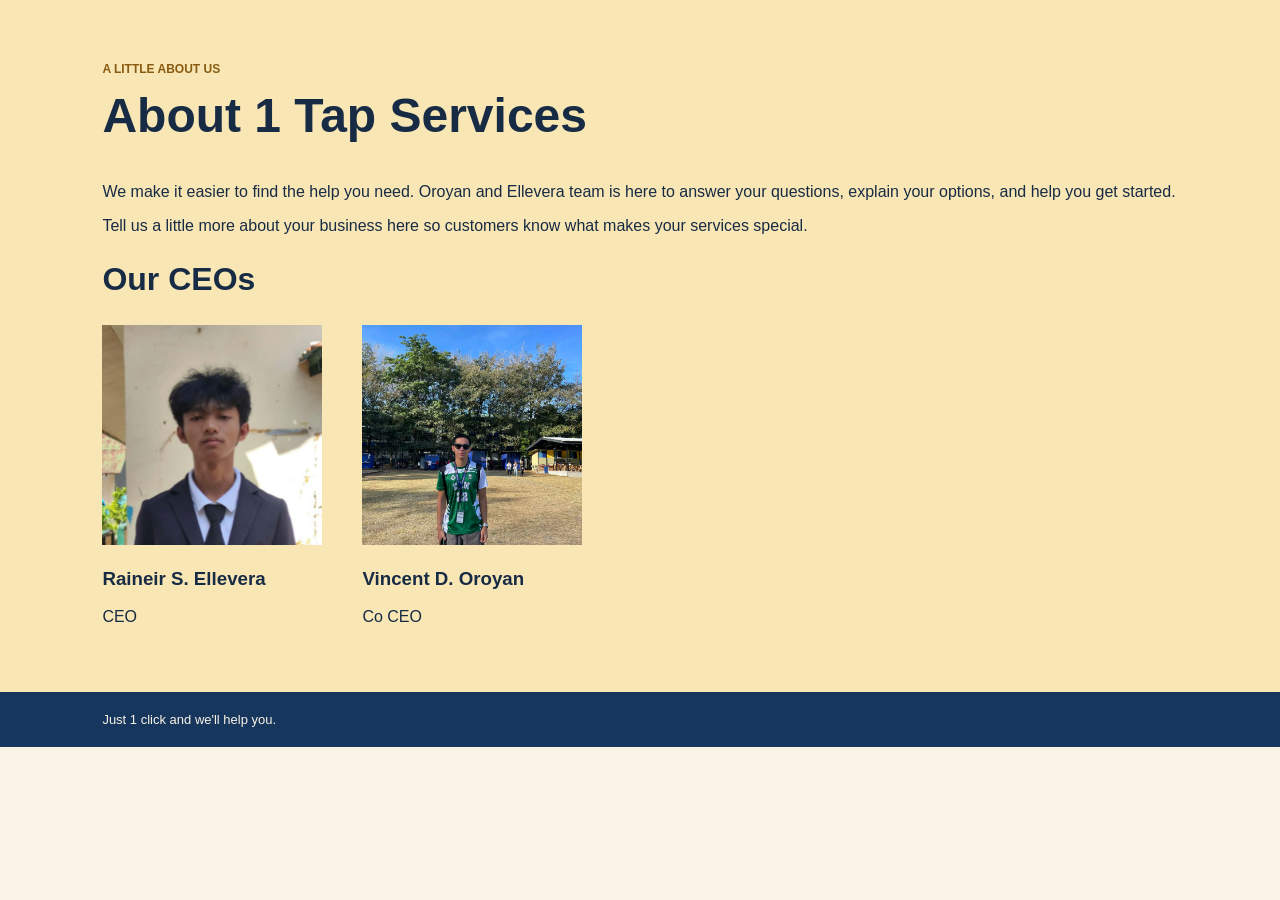
<file: about.html>
<!doctype html>
<html>
  <head>
    <meta charset="UTF-8">
    <meta name="viewport" content="width=device-width, initial-scale=1.0">
    <link rel="icon" href="images/Blue One Tap Icon.png" sizes="any">
    <title>About - 1TapServices</title>
    <link rel="stylesheet" href="styles.css" />
  </head>
  <body>

    <section class="section yellow">
      <p class="small-title">A little about us</p>
      <h1>About 1 Tap Services</h1>
      <p>
        We make it easier to find the help you need. Oroyan and Ellevera team is
        here to answer your questions, explain your options, and help you get
        started.
      </p>
      <p>
        Tell us a little more about your business here so customers know what
        makes your services special.
      </p>

      <h2>Our CEOs</h2>
      <div class="ceos">
        <div class="ceo">
          <img src="images/Rain.jpg" alt="Raineir S. Ellevera, CEO" />
          <h3>Raineir S. Ellevera</h3>
          <p>CEO</p>
        </div>

        <div class="ceo">
          <img src="images/Vince.jpg" alt="Vincent D. Oroyan, Co CEO" />
          <h3>Vincent D. Oroyan</h3>
          <p>Co CEO</p>
        </div>
      </div>
    </section>

    <footer>
      <p>Just 1 click and we'll help you.</p>
    </footer>
  </body>
</html>
</file>
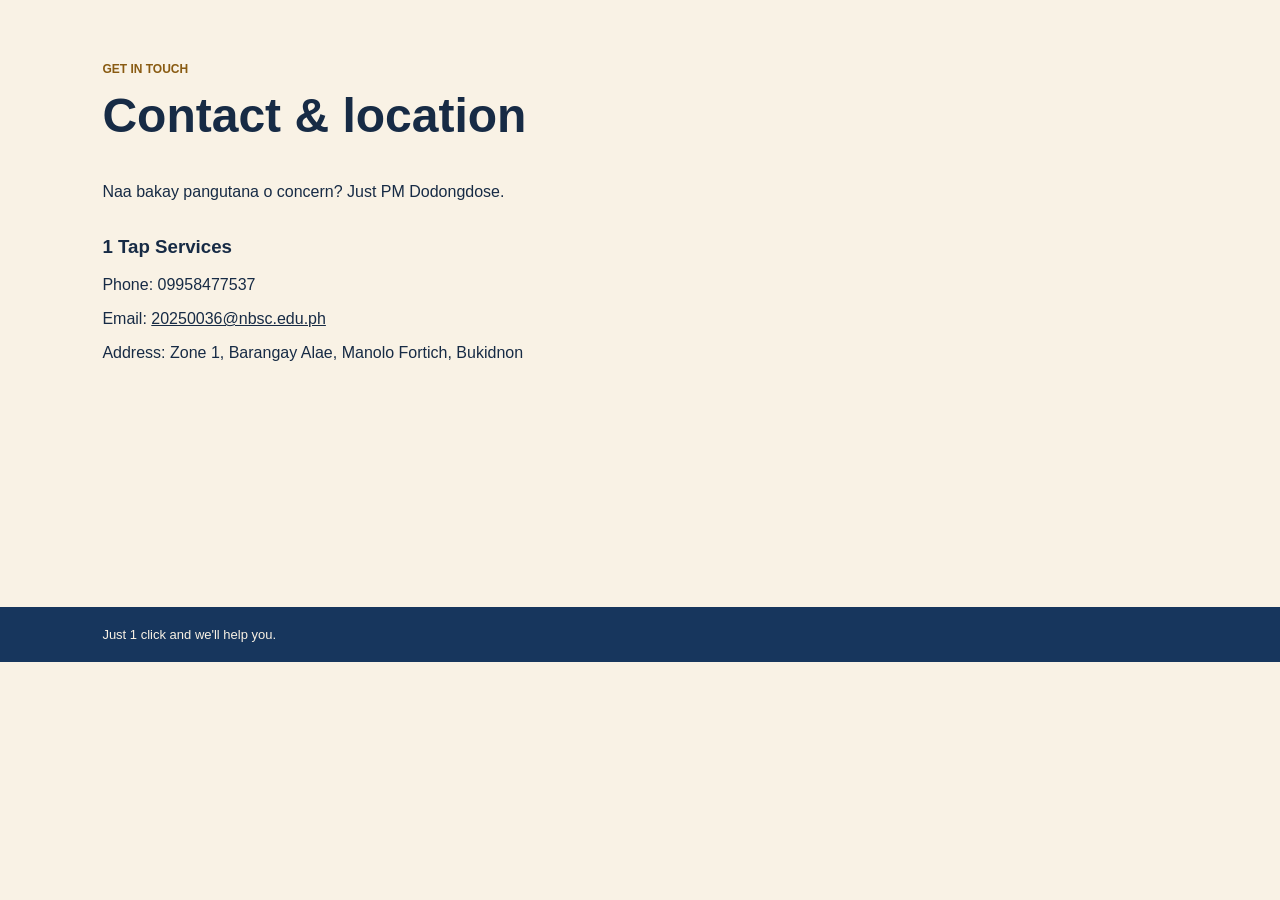
<file: contact.html>
<!doctype html>
<html>
  <head>
    <meta charset="UTF-8">
    <meta name="viewport" content="width=device-width, initial-scale=1.0">
    <link rel="icon" href="images/Blue One Tap Icon.png" sizes="any">
    <title>Contact - 1TapServices</title>
    <link rel="stylesheet" href="styles.css" />
  </head>
  <body>

    <section class="section white">
      <p class="small-title">Get in touch</p>
      <h1>Contact &amp; location</h1>
      <p>Naa bakay pangutana o concern? Just PM Dodongdose.</p>

      <div class="contact">
        <div class="contact-info">
          <h3>1 Tap Services</h3>
          <p>Phone: 09958477537</p>
          <p>
            Email:
            <a href="mailto:20250036@nbsc.edu.ph">20250036@nbsc.edu.ph</a>
          </p>
          <p>Address: Zone 1, Barangay Alae, Manolo Fortich, Bukidnon</p>
        </div>

        <iframe
          class="map"
          title="Map of Barangay Alae, Manolo Fortich, Bukidnon"
          src="https://maps.google.com/maps?q=Barangay%20Alae%2C%20Manolo%20Fortich%2C%20Bukidnon%2C%20Philippines&z=14&output=embed"
        ></iframe>
      </div>
    </section>

    <footer>
      <p>Just 1 click and we'll help you.</p>
    </footer>
  </body>
</html>
</file>
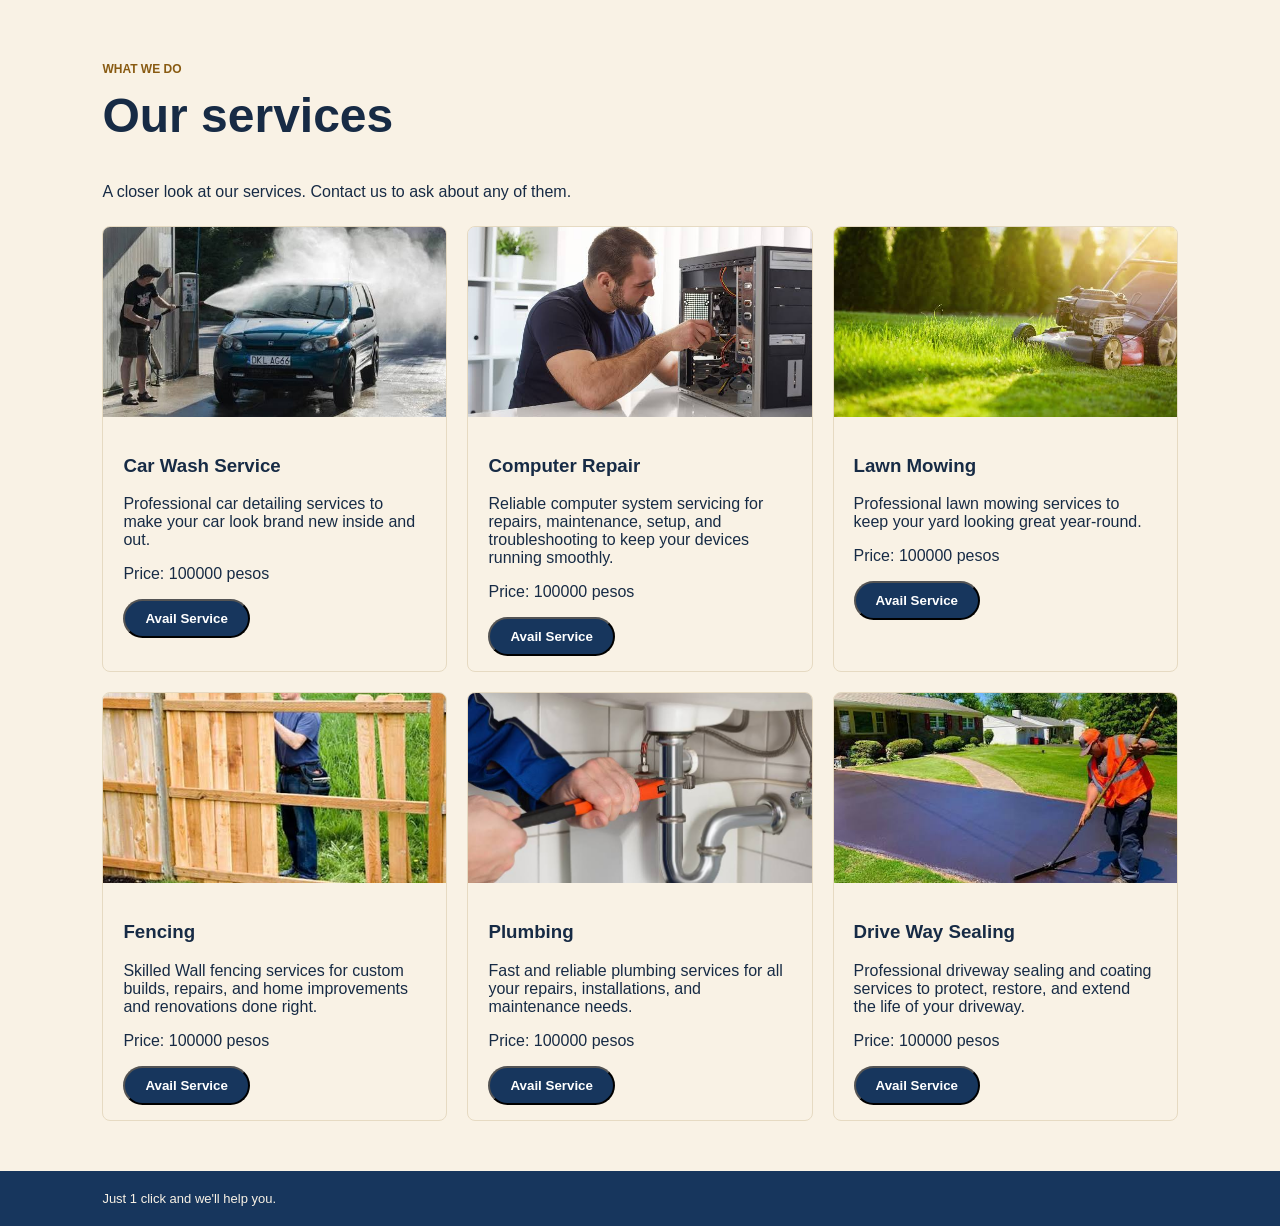
<file: services.html>
<!doctype html>
<html>
  <head>
    <meta charset="UTF-8">
    <meta name="viewport" content="width=device-width, initial-scale=1.0">
    <link rel="icon" href="images/Blue One Tap Icon.png" sizes="any">
    <title>Services - 1TapServices</title>
    <link rel="stylesheet" href="styles.css" />
  </head>
  <body>

    <section class="section white">
      <p class="small-title">What we do</p>
      <h1>Our services</h1>
      <p>A closer look at our services. Contact us to ask about any of them.</p>

      <div class="cards">
        <div class="card">
          <img src="images/carwash.jpg" alt="Car wash service" />
          <div class="card-text">
            <h3>Car Wash Service</h3>
            <p>
              Professional car detailing services to make your car look brand
              new inside and out.
            </p>
            <p>Price: 100000 pesos</p>
           <button class="price">Avail Service</button>
          </div>
        </div>

        <div class="card">
          <img src="images/computer.jpg" alt="Computer repair service" />
          <div class="card-text">
            <h3>Computer Repair</h3>
            <p>
              Reliable computer system servicing for repairs, maintenance,
              setup, and troubleshooting to keep your devices running smoothly.
            </p>
            <p>Price: 100000 pesos</p>
           <button class="price">Avail Service</button>
          </div>
        </div>

        <div class="card">
          <img src="images/mowing.jpg" alt="Lawn mowing service" />
          <div class="card-text">
            <h3>Lawn Mowing</h3>
            <p>
              Professional lawn mowing services to keep your yard looking great
              year-round.
            </p>
            <p>Price: 100000 pesos</p>
          <button class="price">Avail Service</button>
          </div>
        </div>

        <div class="card">
          <img src="images/fencing.jpg" alt="Fencing service" />
          <div class="card-text">
            <h3>Fencing</h3>
            <p>
              Skilled Wall fencing services for custom builds, repairs, and home
              improvements and renovations done right.
            </p>
            <p>Price: 100000 pesos</p>
           <button class="price">Avail Service</button>
          </div>
        </div>

        <div class="card">
          <img src="images/plumbing.jpg" alt="Plumbing service" />
          <div class="card-text">
            <h3>Plumbing</h3>
            <p>
              Fast and reliable plumbing services for all your repairs,
              installations, and maintenance needs.
            </p>
            <p>Price: 100000 pesos</p>
           <button class="price">Avail Service</button>
          </div>
        </div>

        <div class="card">
          <img src="images/sealing.jpg" alt="Driveway sealing service" />
          <div class="card-text">
            <h3>Drive Way Sealing</h3>
            <p>
              Professional driveway sealing and coating services to protect,
              restore, and extend the life of your driveway.
            </p>
            <p>Price: 100000 pesos</p>
           <button class="price">Avail Service</button>
          </div>
        </div>
      </div>
    </section>

    <footer>
      <p>Just 1 click and we'll help you.</p>
    </footer>
  </body>
</html>
</file>
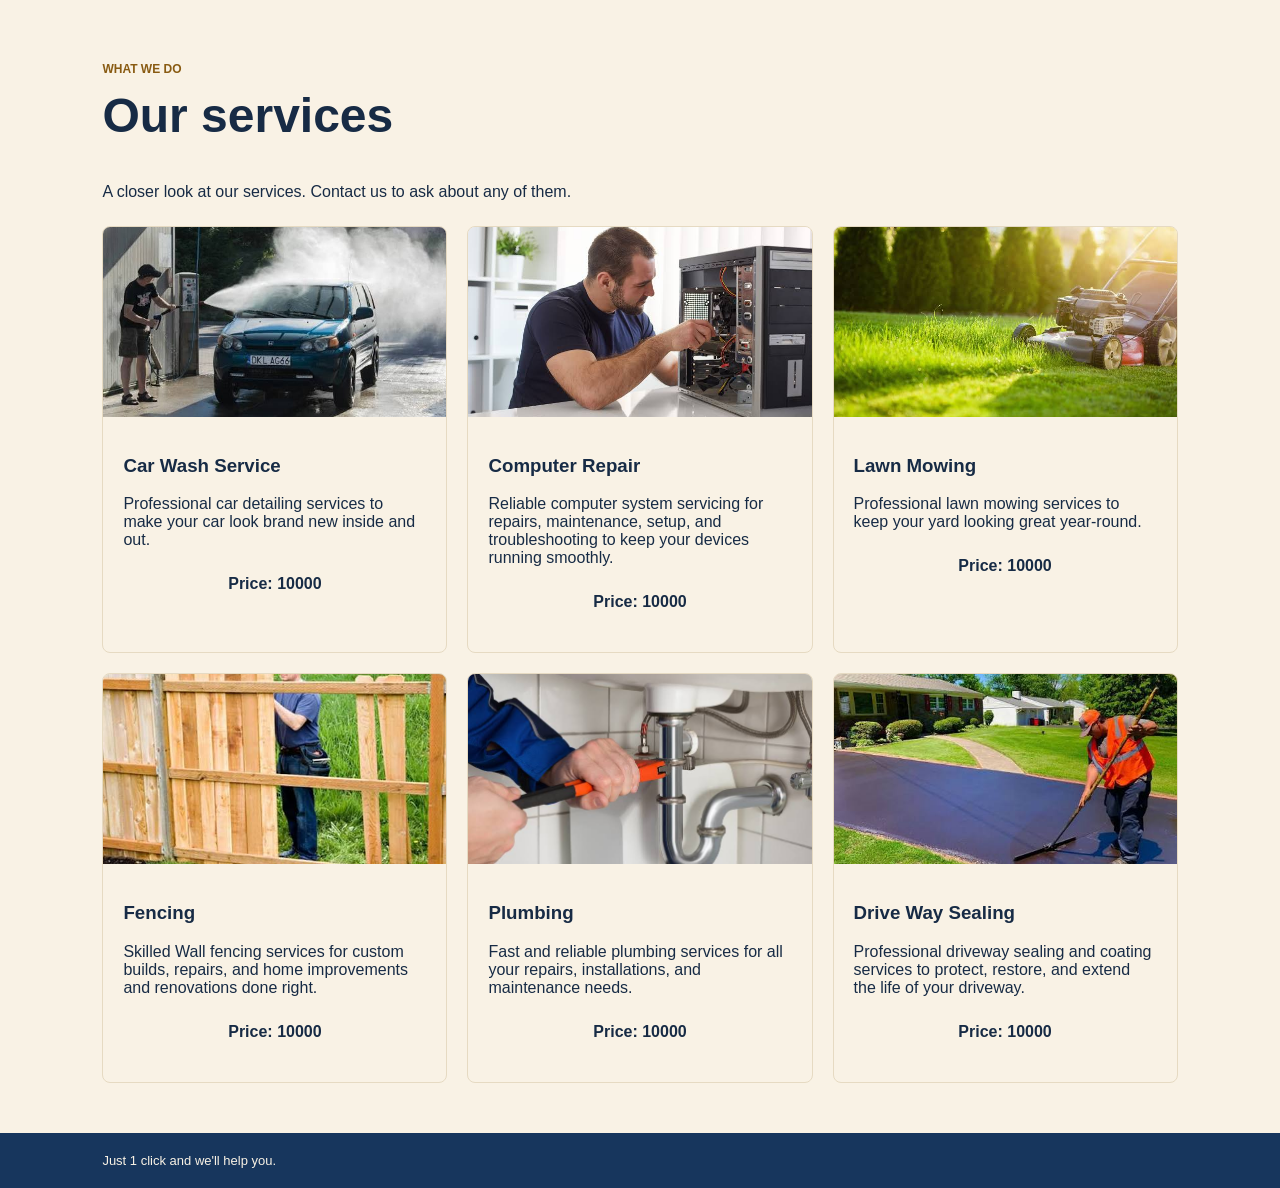
<file: 1TapServices-main/services.html>
<!doctype html>
<html>
  <head>
    <meta charset="UTF-8">
    <meta name="viewport" content="width=device-width, initial-scale=1.0">
    <link rel="icon" href="images/Blue One Tap Icon.png" sizes="any">
    <title>Services - 1TapServices</title>
    <link rel="stylesheet" href="styles.css" />
  </head>
  <body>

    <section class="section white">
      <p class="small-title">What we do</p>
      <h1>Our services</h1>
      <p>A closer look at our services. Contact us to ask about any of them.</p>

      <div class="cards">
        <div class="card">
          <img src="images/carwash.jpg" alt="Car wash service" />
          <div class="card-text">
            <h3>Car Wash Service</h3>
            <p>
              Professional car detailing services to make your car look brand
              new inside and out.
            </p>
            <p class="price">Price: 10000</p>
          </div>
        </div>

        <div class="card">
          <img src="images/computer.jpg" alt="Computer repair service" />
          <div class="card-text">
            <h3>Computer Repair</h3>
            <p>
              Reliable computer system servicing for repairs, maintenance,
              setup, and troubleshooting to keep your devices running smoothly.
            </p>
            <p class="price">Price: 10000</p>
          </div>
        </div>

        <div class="card">
          <img src="images/mowing.jpg" alt="Lawn mowing service" />
          <div class="card-text">
            <h3>Lawn Mowing</h3>
            <p>
              Professional lawn mowing services to keep your yard looking great
              year-round.
            </p>
            <p class="price">Price: 10000</p>
          </div>
        </div>

        <div class="card">
          <img src="images/fencing.jpg" alt="Fencing service" />
          <div class="card-text">
            <h3>Fencing</h3>
            <p>
              Skilled Wall fencing services for custom builds, repairs, and home
              improvements and renovations done right.
            </p>
            <p class="price">Price: 10000</p>
          </div>
        </div>

        <div class="card">
          <img src="images/plumbing.jpg" alt="Plumbing service" />
          <div class="card-text">
            <h3>Plumbing</h3>
            <p>
              Fast and reliable plumbing services for all your repairs,
              installations, and maintenance needs.
            </p>
            <p class="price">Price: 10000</p>
          </div>
        </div>

        <div class="card">
          <img src="images/sealing.jpg" alt="Driveway sealing service" />
          <div class="card-text">
            <h3>Drive Way Sealing</h3>
            <p>
              Professional driveway sealing and coating services to protect,
              restore, and extend the life of your driveway.
            </p>
            <p class="price">Price: 10000</p>
          </div>
        </div>
      </div>
    </section>

    <footer>
      <p>Just 1 click and we'll help you.</p>
    </footer>
  </body>
</html>
</file>
<file: styles.css>
body {
  margin: 0;
  font-family: Arial, sans-serif;
  color: #172b45;
  background: #f9f2e5;
}

a {
  color: inherit;
}

img {
  width: 100%;
}

h1 {
  margin-top: 0;
  font-size: 48px;
}

h2 {
  font-size: 32px;
}

header {
  display: flex;
  justify-content: space-between;
  align-items: center;
  padding: 16px 8%;
  border-bottom: 10px solid #e6dac2;
}

.siteHeader {
  position: sticky;
  top: 0;
  z-index: 1000;
  display: flex;
  align-items: center;
  justify-content: space-between;
  gap: 24px;
  padding: 16px 5%;
  background: #ffffff;
  box-shadow: 0 2px 10px rgba(0, 0, 0, 0.08);
}

.brand {
  font-size: 22px;
  font-weight: bold;
  text-decoration: none;
}

.brand:hover{
  transition: 0.5s;
  color: #f2b544;
}

nav a {
  margin-left: 20px;
  font-weight: bold;
  color: #586779;
  text-decoration: none;
}

nav a:hover {
  transform: scale(1.0);
  transition: 0.4s ease-in-out;
  color: #f2b544;
}

nav a.active {
  color: #17365d;
  border-bottom: 3px solid #f2b544;
}

.section {
  padding: 50px 8%;
}

.hero {
  display: flex;
  align-items: center;
  gap: 40px;
  padding: 60px 8%;
}

.hero-text,
.hero-image {
  flex: 1;
}

.hero-image img {
  width: 100%;
  max-width: 100%x;
  height: auto;
  object-fit: contain;
  border: 8px solid #17365d;
}

.small-title {
  font-size: 12px;
  font-weight: bold;
  color: #895b12;
  text-transform: uppercase;
}

.button {
  display: inline-block;
  padding: 12px 20px;
  color: white;
  background: #17365d;
  font-weight: bold;
  border-radius: 20px;
  justify-content: center;
}

.button:hover {
  transform: scale(1.1);
  transition: 0.4s ease-in-out;
}

.navy {
  color: white;
  background: #17365d;
}

.navy .small-title {
  color: #f2b544;
}

.white {
  background: #f9f2e5;
}
.yellow {
  background: #f8e6b4;
}

.cards {
  display: grid;
  grid-template-columns: 1fr 1fr 1fr;
  gap: 20px;
  margin-top: 25px;
}

.card {
  color: #172b45;
  background: #f9f2e5;
  border: 1px solid #e6dac2;
  border-radius: 8px;
  overflow: hidden;
  cursor: pointer;
  transition: all 0.3s ease;
}

.card:hover {
  transform: translateY(-5px);
  box-shadow: 0 5px 15px rgba(0, 0, 0, 0.15);
}

.card img {
  height: 190px;
  object-fit: cover;
}

.card-text {
  padding: 15px 20px;
}

.badge {
  display: inline-block;
  padding: 5px 8px;
  font-size: 12px;
  font-weight: bold;
  color: #17365d;
  background: #f2b544;
}

.price {
  display: inline-block;
  padding: 12px 20px;
  color: white;
  background: #17365d;
  font-weight: bold;
  border-radius: 20px;
  text-align: center;
  padding: 10px 20px;
  cursor: pointer;
}

.price:hover {
  color: #17365d;
  background: #f2b544;
  border: 2px solid #17365d;
  border-radius: 10;
  transform: scale(1.05);
  transition: 0.3s ease-in-out;
}

.ceos,
.contact {
  display: flex;
  gap: 40px;
}

.ceo img {
  width: 220px;
  height: 220px;
  object-fit: cover;
}

.map {
  flex: 2;
  height: 340px;
  border: 0;
}

footer {
  display: flex;
  justify-content: space-between;
  padding: 20px 8%;
  font-size: 13px;
  color: #f9f2e5;
  background: #17365d;
}

footer p {
  margin: 0;
}

@media (max-width: 700px) {
  header,
  .hero,
  .contact,
  .ceos,
  footer {
    flex-direction: column;
  }
  .cards {
    grid-template-columns: 1fr;
  }
}

.responsiveFrame {
    display: block;
    width: 100%;
    height: 100vh;
    border: none;
}

.mainPage{
  margin: 0;
  overflow: hidden;
}
</file>
<file: 1TapServices-main/styles.css>
body {
  margin: 0;
  font-family: Arial, sans-serif;
  color: #172b45;
  background: #f9f2e5;
}

a {
  color: inherit;
}

img {
  width: 100%;
}

h1 {
  margin-top: 0;
  font-size: 48px;
}

h2 {
  font-size: 32px;
}

header {
  display: flex;
  justify-content: space-between;
  align-items: center;
  padding: 16px 8%;
  border-bottom: 10px solid #e6dac2;
}

.siteHeader {
  position: sticky;
  top: 0;
  z-index: 1000;
  display: flex;
  align-items: center;
  justify-content: space-between;
  gap: 24px;
  padding: 16px 5%;
  background: #ffffff;
  box-shadow: 0 2px 10px rgba(0, 0, 0, 0.08);
}

.brand {
  font-size: 22px;
  font-weight: bold;
  text-decoration: none;
}

.brand:hover{
  transition: 0.5s;
  color: #f2b544;
}

nav a {
  margin-left: 20px;
  font-weight: bold;
  color: #586779;
  text-decoration: none;
}

nav a:hover {
  transform: scale(1.0);
  transition: 0.4s ease-in-out;
  color: #f2b544;
}

nav a.active {
  color: #17365d;
  border-bottom: 3px solid #f2b544;
}

.section {
  padding: 50px 8%;
}

.hero {
  display: flex;
  align-items: center;
  gap: 40px;
  padding: 60px 8%;
}

.hero-text,
.hero-image {
  flex: 1;
}

.hero-image img {
  width: 100%;
  max-width: 100%x;
  height: auto;
  object-fit: contain;
  border: 8px solid #17365d;
}

.small-title {
  font-size: 12px;
  font-weight: bold;
  color: #895b12;
  text-transform: uppercase;
}

.button {
  display: inline-block;
  padding: 12px 20px;
  color: white;
  background: #17365d;
  font-weight: bold;
  border-radius: 20px;
  justify-content: center;
}

.button:hover {
  transform: scale(1.1);
  transition: 0.4s ease-in-out;
}

.navy {
  color: white;
  background: #17365d;
}

.navy .small-title {
  color: #f2b544;
}

.white {
  background: #f9f2e5;
}
.yellow {
  background: #f8e6b4;
}

.cards {
  display: grid;
  grid-template-columns: 1fr 1fr 1fr;
  gap: 20px;
  margin-top: 25px;
}

.card {
  color: #172b45;
  background: #f9f2e5;
  border: 1px solid #e6dac2;
  border-radius: 8px;
  overflow: hidden;
  cursor: pointer;
  transition: all 0.3s ease;
}

.card:hover {
  transform: translateY(-5px);
  box-shadow: 0 5px 15px rgba(0, 0, 0, 0.15);
}

.card img {
  height: 190px;
  object-fit: cover;
}

.card-text {
  padding: 15px 20px;
}

.badge {
  display: inline-block;
  padding: 5px 8px;
  font-size: 12px;
  font-weight: bold;
  color: #17365d;
  background: #f2b544;
}

.price {
  font-weight: bold;
  text-align: center;
  padding: 10px 20px;
  cursor: pointer;
}

.price:hover {
  color: #17365d;
  background: #f2b544;
  border: 2px solid #17365d;
  border-radius: 10;
  transform: scale(1.05);
}

.ceos,
.contact {
  display: flex;
  gap: 40px;
}

.ceo img {
  width: 220px;
  height: 220px;
  object-fit: cover;
}

.map {
  flex: 2;
  height: 340px;
  border: 0;
}

footer {
  display: flex;
  justify-content: space-between;
  padding: 20px 8%;
  font-size: 13px;
  color: #f9f2e5;
  background: #17365d;
}

footer p {
  margin: 0;
}

@media (max-width: 700px) {
  header,
  .hero,
  .contact,
  .ceos,
  footer {
    flex-direction: column;
  }
  .cards {
    grid-template-columns: 1fr;
  }
}

.responsiveFrame {
    display: block;
    width: 100%;
    height: 100vh;
    border: none;
}

.mainPage{
  margin: 0;
  overflow: hidden;
}
</file>
